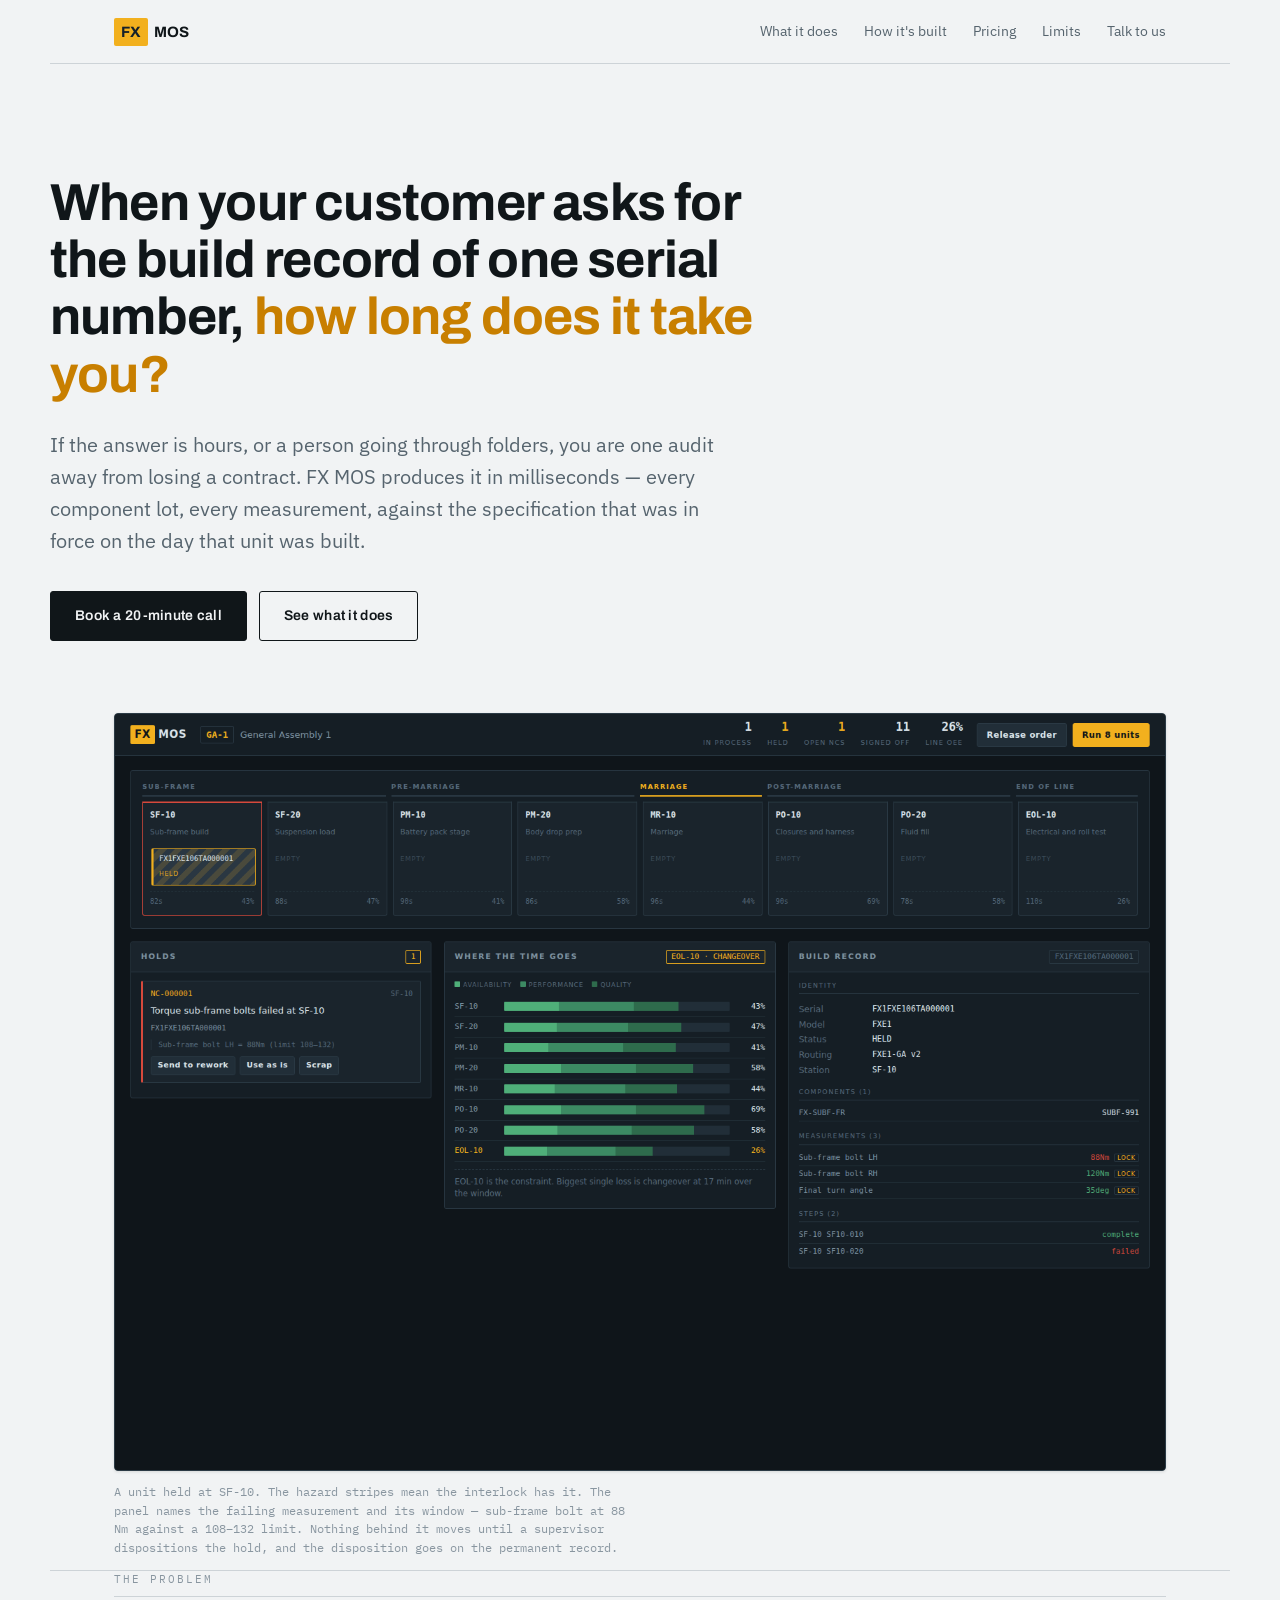
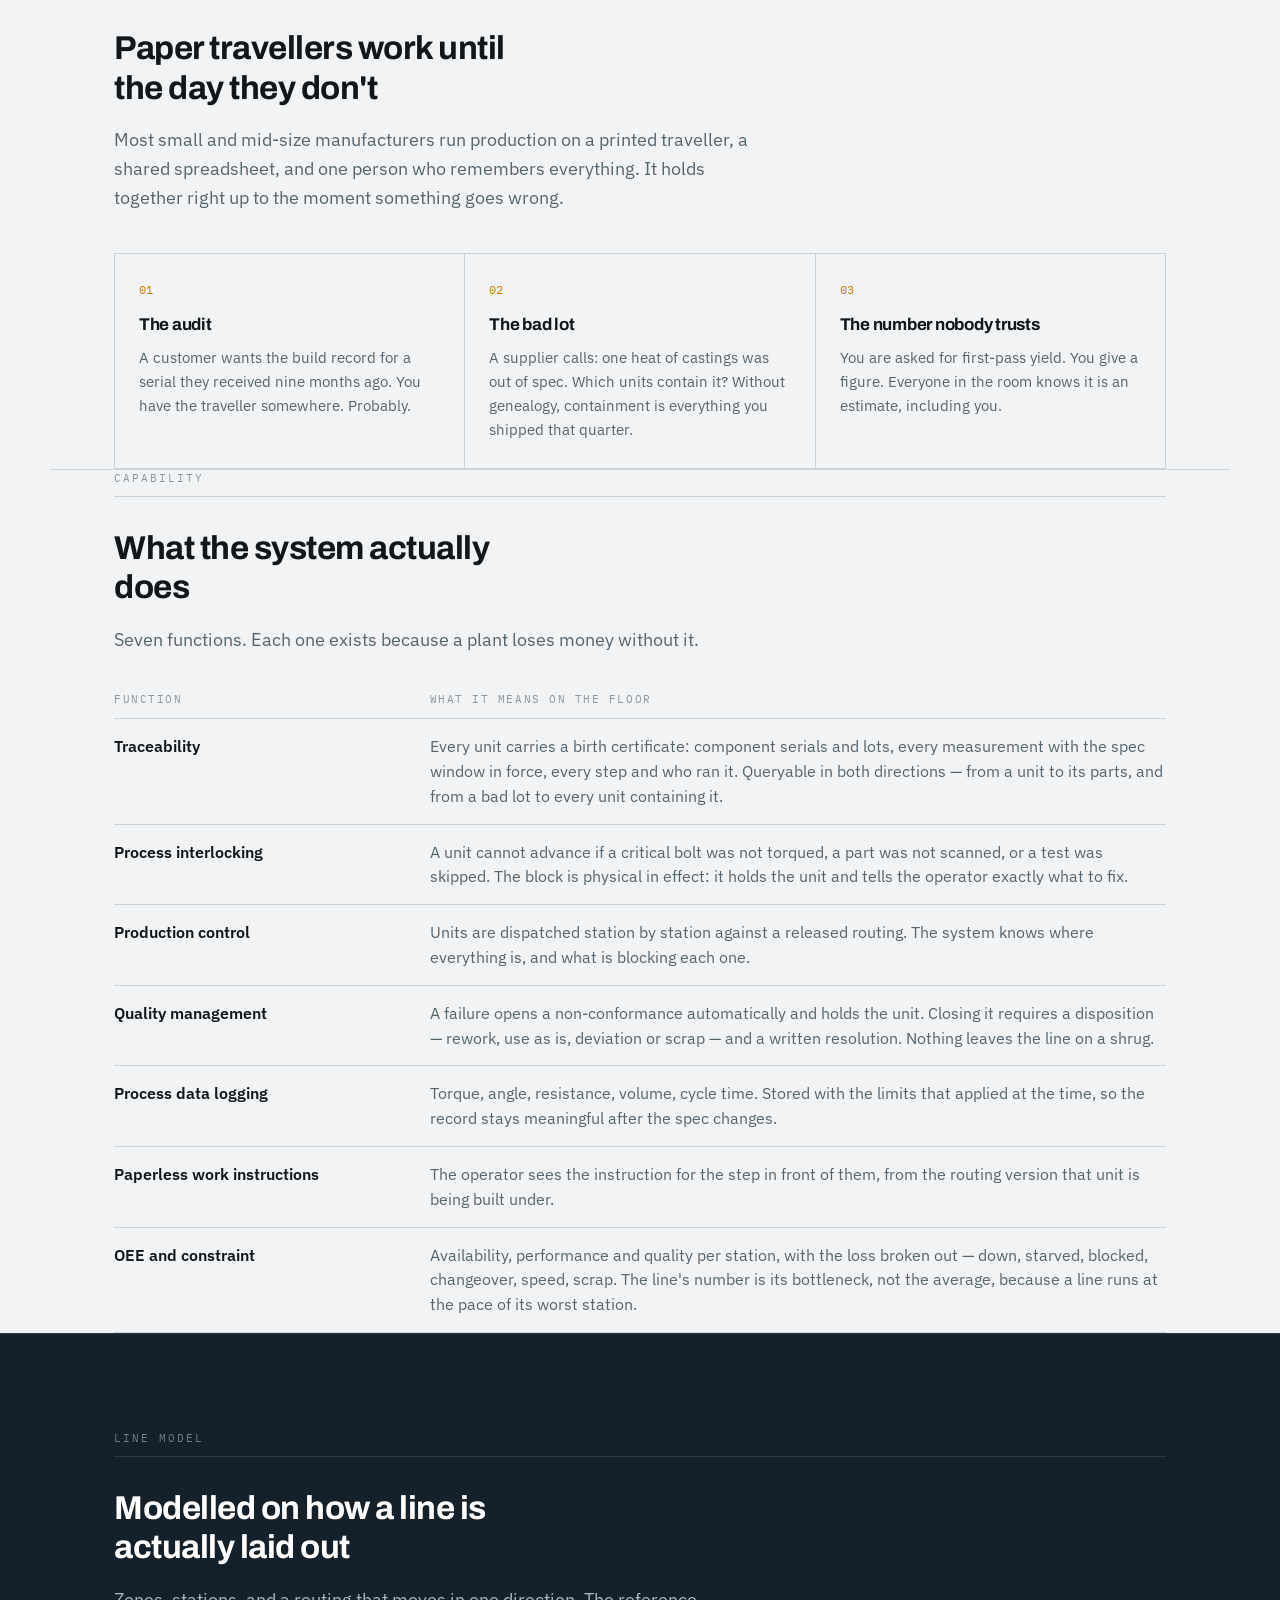
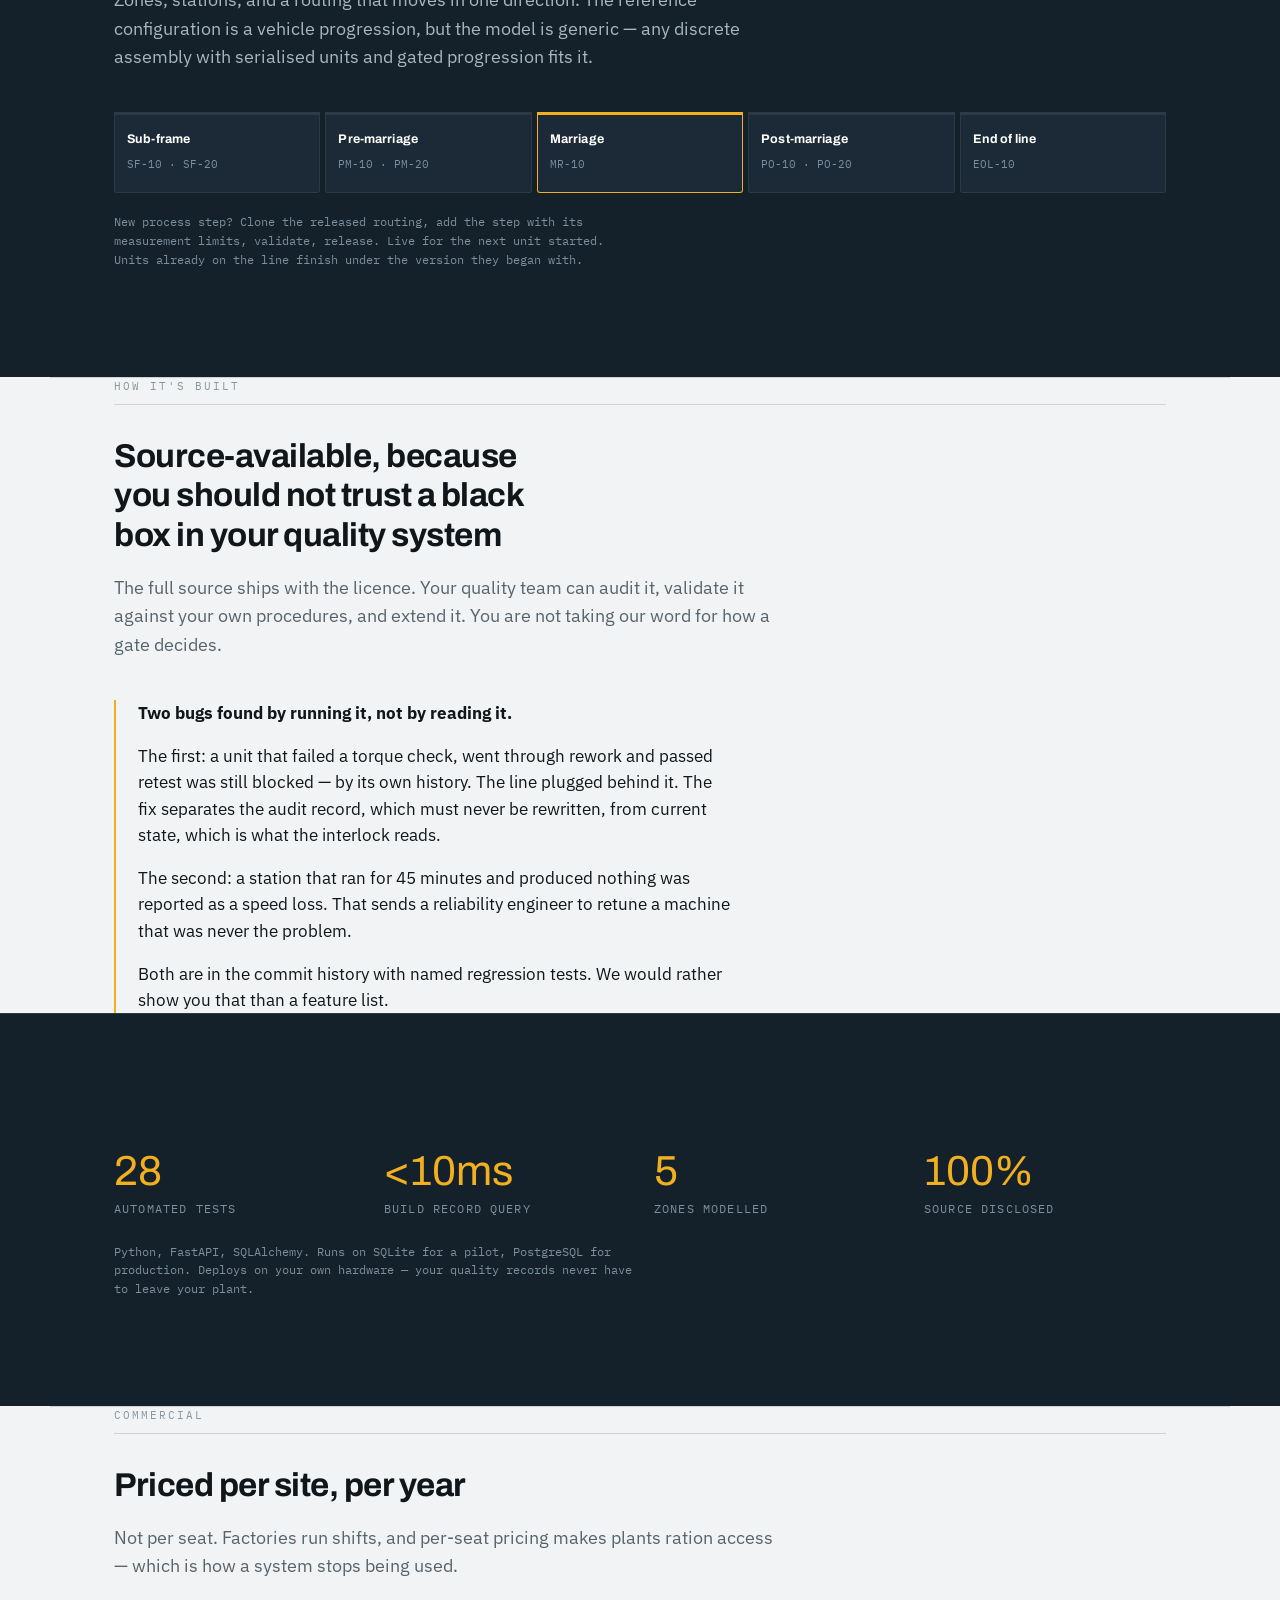
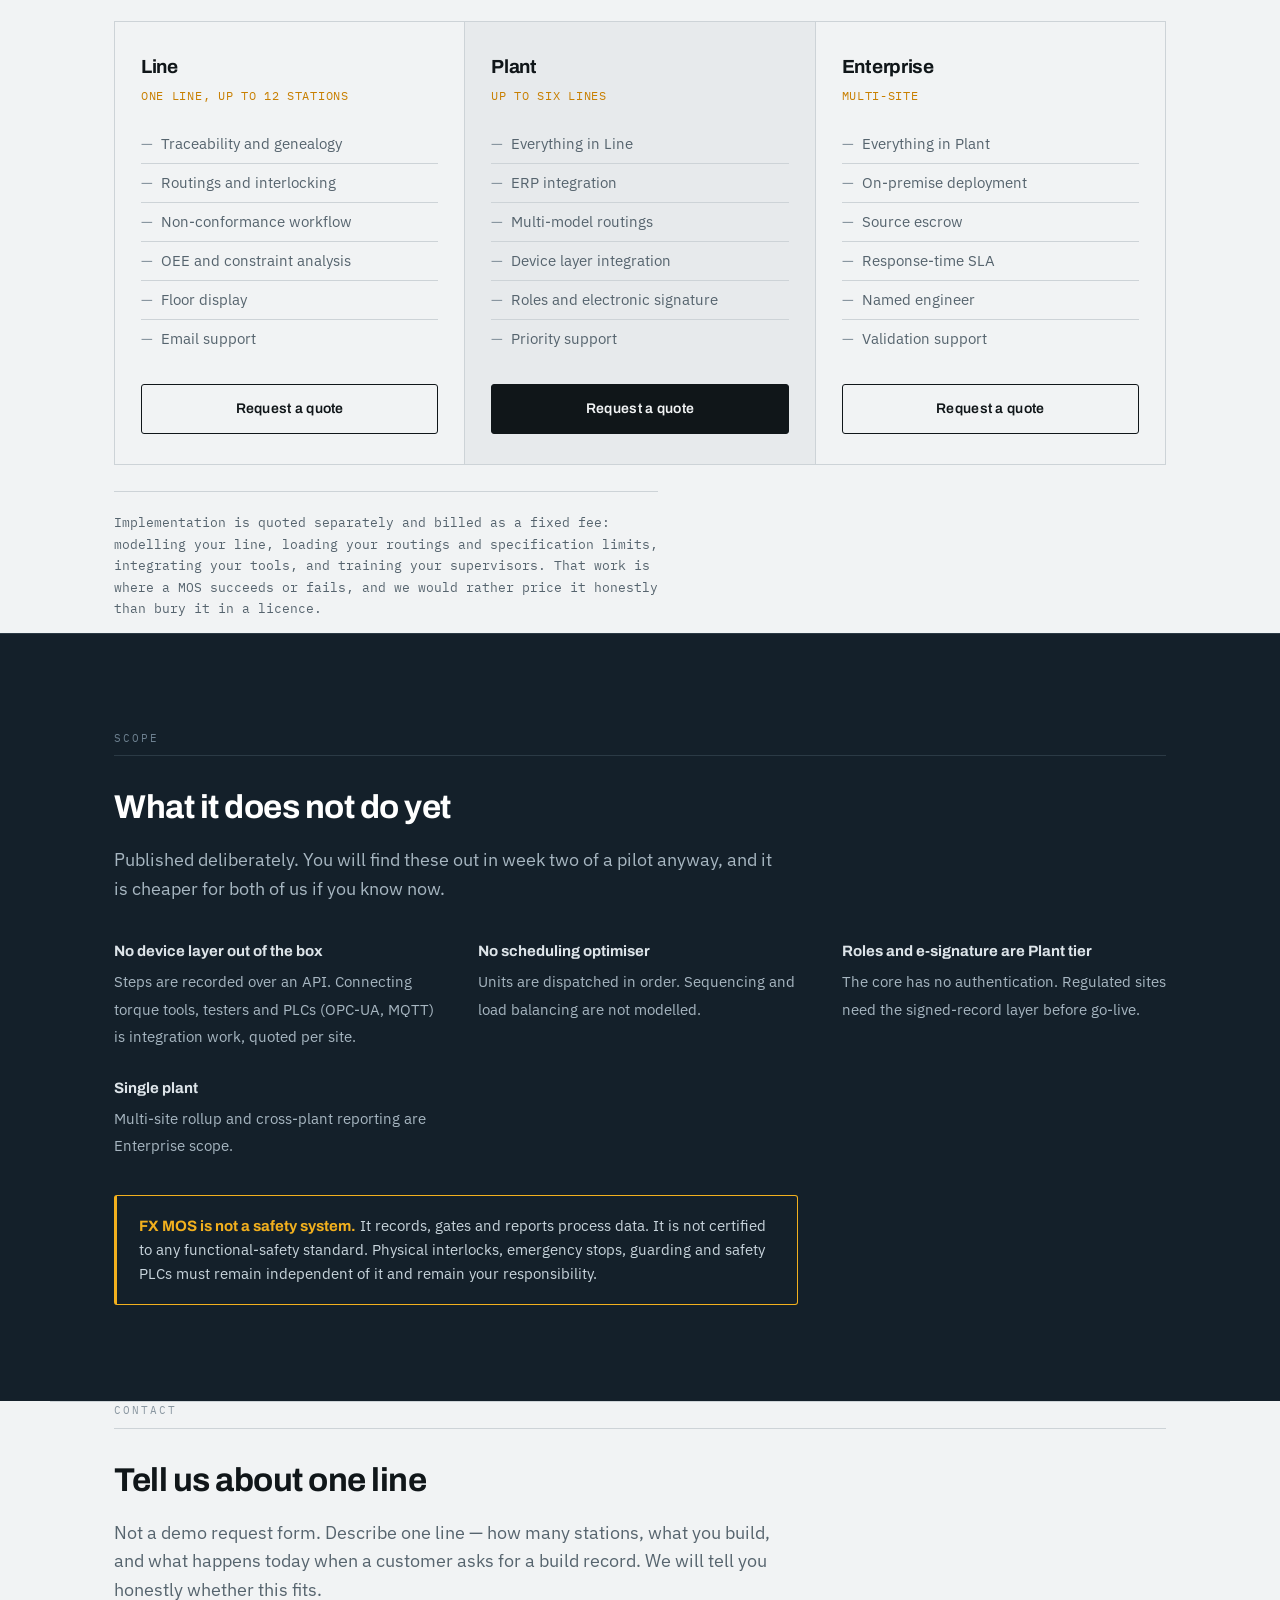
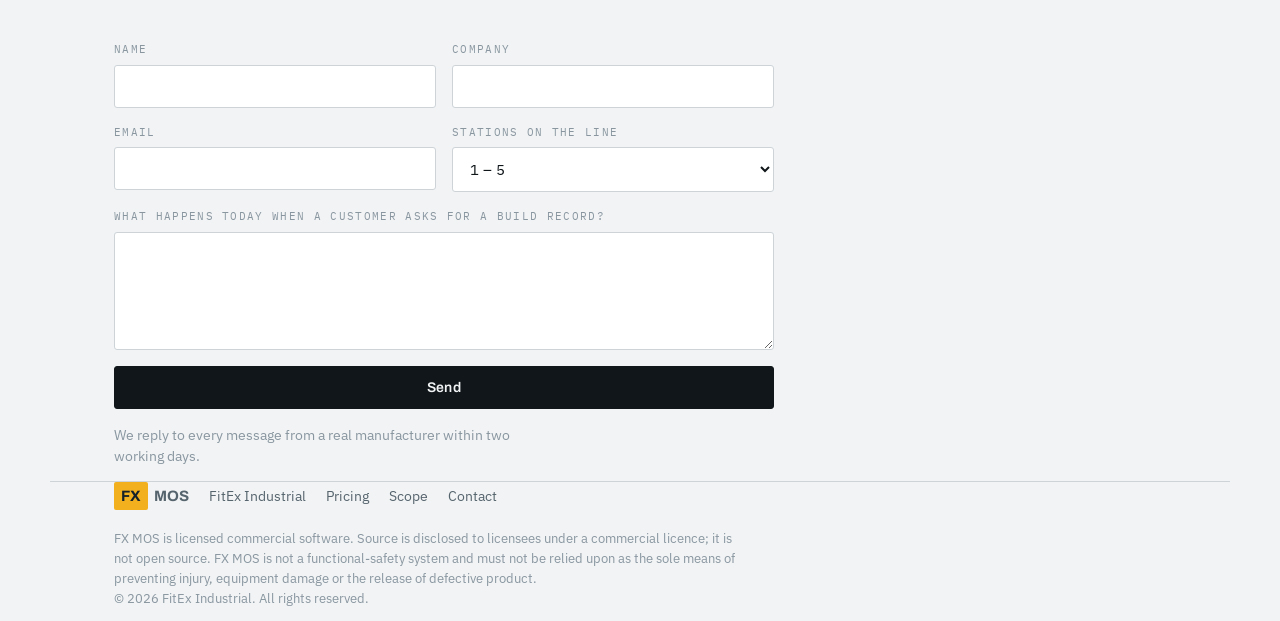
<file: docs/landing/index.html>
<!doctype html>
<html lang="en">
<head>
<meta charset="utf-8">
<meta name="viewport" content="width=device-width, initial-scale=1">
<title>FX MOS — Manufacturing Operating System | FitEx Industrial</title>
<meta name="description" content="Traceability, process interlocking and OEE for discrete assembly lines. Produce the build record of any serial number in milliseconds.">

<meta property="og:title" content="FX MOS — Manufacturing Operating System">
<meta property="og:description" content="When your customer asks for the build record of a specific serial number, how long does it take you to produce it?">
<meta property="og:type" content="website">

<link rel="preconnect" href="https://fonts.googleapis.com">
<link rel="preconnect" href="https://fonts.gstatic.com" crossorigin>
<link href="https://fonts.googleapis.com/css2?family=Archivo:wght@500;600;700&family=IBM+Plex+Mono:wght@400;500&family=IBM+Plex+Sans:wght@400;500;600&display=swap" rel="stylesheet">

<style>
/* Datasheet, not landing page. The buyer reads engineering documents all day;
   this should feel like one. Paper stock is cool grey, rules are thin and
   deliberate, and safety amber is the only colour that carries meaning. */

:root {
  --paper:      #F1F3F4;
  --paper-warm: #E7EAEC;
  --steel:      #14202A;
  --steel-alt:  #1B2A36;
  --ink:        #101619;
  --ink-dim:    #56646E;
  --ink-faint:  #8996A0;
  --rule:       #CDD3D7;
  --rule-dark:  #2B3A45;
  --safety:     #C87F00;
  --safety-br:  #F2B01E;

  --display: 'Archivo', system-ui, sans-serif;
  --body: 'IBM Plex Sans', system-ui, sans-serif;
  --mono: 'IBM Plex Mono', ui-monospace, monospace;

  --gut: clamp(20px, 5vw, 64px);
}

* { box-sizing: border-box; }

html { scroll-behavior: smooth; }
@media (prefers-reduced-motion: reduce) { html { scroll-behavior: auto; } }

body {
  margin: 0;
  background: var(--paper);
  color: var(--ink);
  font-family: var(--body);
  font-size: 17px;
  line-height: 1.6;
  -webkit-font-smoothing: antialiased;
}

.wrap { max-width: 1180px; margin: 0 auto; padding: 0 var(--gut); }

h1, h2, h3 { font-family: var(--display); font-weight: 700; letter-spacing: -.015em; margin: 0; }
p { margin: 0 0 1em; }
a { color: inherit; }

/* Marginal label, like a drawing title block. Used to open every section. */
.label {
  font-family: var(--mono);
  font-size: 11px;
  letter-spacing: .18em;
  text-transform: uppercase;
  color: var(--ink-faint);
  display: block;
  padding-bottom: 8px;
  border-bottom: 1px solid var(--rule);
  margin-bottom: 32px;
}
.on-dark .label { color: #6D8090; border-bottom-color: var(--rule-dark); }

/* ------------------------------------------------------------------- nav */

nav {
  display: flex;
  align-items: center;
  gap: 18px;
  height: 64px;
  border-bottom: 1px solid var(--rule);
  position: sticky;
  top: 0;
  background: rgba(241,243,244,.94);
  backdrop-filter: blur(6px);
  z-index: 30;
}
.brand { display: flex; align-items: baseline; gap: 6px; font-family: var(--display); font-weight: 700; }
.brand-fx { background: var(--safety-br); color: var(--steel); padding: 2px 7px; border-radius: 2px; font-size: 15px; }
.brand-mos { font-size: 15px; }
.nav-links { margin-left: auto; display: flex; gap: 26px; font-size: 14px; }
.nav-links a { color: var(--ink-dim); text-decoration: none; }
.nav-links a:hover { color: var(--ink); }
@media (max-width: 720px) { .nav-links { display: none; } }

/* ----------------------------------------------------------------- hero */

.hero { padding: clamp(56px, 9vw, 110px) 0 clamp(40px, 6vw, 72px); }
.hero h1 {
  font-size: clamp(29px, 4.6vw, 52px);
  line-height: 1.1;
  max-width: 24ch;
  margin-bottom: 26px;
}
.hero h1 em { font-style: normal; color: var(--safety); }
.hero-sub { font-size: clamp(17px, 2vw, 20px); color: var(--ink-dim); max-width: 56ch; }

.cta-row { display: flex; gap: 12px; flex-wrap: wrap; margin-top: 34px; }
.btn {
  display: inline-block;
  font-family: var(--display);
  font-size: 14px;
  font-weight: 600;
  letter-spacing: .02em;
  padding: 13px 24px;
  border-radius: 3px;
  border: 1px solid var(--ink);
  text-decoration: none;
  cursor: pointer;
  transition: background .13s, color .13s;
}
.btn-primary { background: var(--ink); color: var(--paper); }
.btn-primary:hover { background: var(--safety); border-color: var(--safety); color: #fff; }
.btn-ghost { background: transparent; color: var(--ink); }
.btn-ghost:hover { background: var(--ink); color: var(--paper); }

/* --------------------------------------------------------------- figure */

.shot {
  border: 1px solid var(--rule-dark);
  border-radius: 4px;
  overflow: hidden;
  background: var(--steel);
  box-shadow: 0 1px 3px rgba(16,22,25,.12);
}
.shot img { display: block; width: 100%; height: auto; }
.caption {
  font-family: var(--mono);
  font-size: 12px;
  color: var(--ink-faint);
  margin-top: 12px;
  max-width: 74ch;
  line-height: 1.55;
}

/* -------------------------------------------------------------- sections */

section { padding: clamp(56px, 8vw, 96px) 0; border-top: 1px solid var(--rule); }
section:first-of-type { border-top: none; }
.on-dark { background: var(--steel); color: #DDE4E9; border-top-color: var(--rule-dark); }
.on-dark h2 { color: #fff; }
.on-dark p { color: #A7B6C1; }

h2 { font-size: clamp(23px, 3.2vw, 33px); line-height: 1.2; margin-bottom: 18px; max-width: 22ch; }
.lede { font-size: 18px; color: var(--ink-dim); max-width: 60ch; }
.on-dark .lede { color: #A7B6C1; }

/* pains */
.pains { display: grid; grid-template-columns: repeat(auto-fit, minmax(258px, 1fr)); gap: 1px; background: var(--rule); border: 1px solid var(--rule); margin-top: 40px; }
.pain { background: var(--paper); padding: 26px 24px; }
.pain-n { font-family: var(--mono); font-size: 12px; color: var(--safety); display: block; margin-bottom: 12px; }
.pain h3 { font-size: 17px; margin-bottom: 8px; }
.pain p { font-size: 15px; color: var(--ink-dim); margin: 0; }

/* capability table */
.spec { width: 100%; border-collapse: collapse; margin-top: 36px; font-size: 15.5px; }
.spec th {
  text-align: left;
  font-family: var(--mono);
  font-size: 11px;
  letter-spacing: .14em;
  text-transform: uppercase;
  color: var(--ink-faint);
  font-weight: 400;
  padding: 0 0 10px;
  border-bottom: 1px solid var(--rule);
}
.spec td { padding: 15px 16px 15px 0; border-bottom: 1px solid var(--rule); vertical-align: top; }
.spec td:first-child { font-weight: 600; width: 30%; white-space: nowrap; }
.spec td:last-child { color: var(--ink-dim); padding-right: 0; }
@media (max-width: 640px) {
  .spec td:first-child { white-space: normal; width: 38%; }
  .spec { font-size: 14.5px; }
}

/* line diagram */
.line-map { display: flex; gap: 5px; margin: 40px 0 14px; overflow-x: auto; padding-bottom: 6px; }
.zone-box { flex: 1 1 0; min-width: 118px; border: 1px solid var(--rule-dark); border-top: 3px solid var(--rule-dark); border-radius: 0 0 3px 3px; padding: 14px 12px 16px; background: var(--steel-alt); }
.zone-box.is-key { border-color: var(--safety-br); border-top-color: var(--safety-br); }
.zone-box b { font-family: var(--display); font-size: 12.5px; display: block; color: #fff; letter-spacing: .01em; }
.zone-box span { font-family: var(--mono); font-size: 10.5px; color: #7C8F9C; }

/* proof */
.figures { display: grid; grid-template-columns: repeat(auto-fit, minmax(150px, 1fr)); gap: 28px; margin: 40px 0 8px; }
.fig-n { font-family: var(--display); font-size: clamp(30px, 4.4vw, 42px); line-height: 1; color: var(--safety-br); }
.fig-k { font-family: var(--mono); font-size: 11.5px; letter-spacing: .1em; text-transform: uppercase; color: #7C8F9C; margin-top: 8px; display: block; }

.quote { border-left: 2px solid var(--safety-br); padding-left: 22px; margin: 40px 0 0; max-width: 62ch; }
.quote p { font-size: 16.5px; }
.quote p:last-child { margin-bottom: 0; }

/* pricing */
.tiers { display: grid; grid-template-columns: repeat(auto-fit, minmax(255px, 1fr)); gap: 1px; background: var(--rule); border: 1px solid var(--rule); margin-top: 40px; }
.tier { background: var(--paper); padding: 30px 26px; display: flex; flex-direction: column; }
.tier.is-featured { background: var(--paper-warm); }
.tier h3 { font-size: 19px; margin-bottom: 4px; }
.tier-for { font-family: var(--mono); font-size: 11.5px; color: var(--safety); letter-spacing: .06em; text-transform: uppercase; }
.tier ul { list-style: none; padding: 0; margin: 20px 0 26px; font-size: 15px; color: var(--ink-dim); }
.tier li { padding: 7px 0 7px 20px; position: relative; border-bottom: 1px solid var(--rule); }
.tier li:last-child { border-bottom: none; }
.tier li::before { content: "—"; position: absolute; left: 0; color: var(--ink-faint); }
.tier .btn { margin-top: auto; text-align: center; }

.price-note { font-family: var(--mono); font-size: 13px; color: var(--ink-dim); margin-top: 26px; padding-top: 20px; border-top: 1px solid var(--rule); max-width: 68ch; line-height: 1.65; }

/* limits — the honest section, and the differentiator */
.limits { display: grid; grid-template-columns: repeat(auto-fit, minmax(238px, 1fr)); gap: 26px 40px; margin-top: 36px; }
.limit b { display: block; font-family: var(--display); font-size: 15px; margin-bottom: 5px; }
.limit span { font-size: 14.5px; color: #A7B6C1; }

.warn {
  border: 1px solid var(--safety-br);
  border-left-width: 3px;
  border-radius: 3px;
  padding: 18px 22px;
  margin-top: 36px;
  font-size: 15px;
  color: #C8D4DC;
  max-width: 76ch;
}
.warn b { color: var(--safety-br); font-family: var(--display); }

/* form */
.form { display: grid; grid-template-columns: 1fr 1fr; gap: 16px; max-width: 660px; margin-top: 36px; }
.field { display: flex; flex-direction: column; gap: 6px; }
.field.wide { grid-column: 1 / -1; }
.field label { font-family: var(--mono); font-size: 11px; letter-spacing: .12em; text-transform: uppercase; color: var(--ink-faint); }
.field input, .field textarea, .field select {
  font-family: var(--body);
  font-size: 15px;
  padding: 11px 13px;
  border: 1px solid var(--rule);
  border-radius: 3px;
  background: #fff;
  color: var(--ink);
}
.field textarea { min-height: 118px; resize: vertical; }
.field input:focus, .field textarea:focus, .field select:focus { outline: 2px solid var(--safety); outline-offset: -1px; border-color: var(--safety); }
@media (max-width: 620px) { .form { grid-template-columns: 1fr; } }

.form-note { font-size: 13.5px; color: var(--ink-faint); margin-top: 16px; max-width: 52ch; }

/* footer */
footer { border-top: 1px solid var(--rule); padding: 34px 0 46px; font-size: 14px; color: var(--ink-faint); }
.foot-row { display: flex; gap: 20px; flex-wrap: wrap; align-items: center; }
.foot-row a { color: var(--ink-dim); text-decoration: none; }
.foot-row a:hover { color: var(--ink); }
.foot-legal { margin-top: 18px; font-size: 12.5px; line-height: 1.6; max-width: 78ch; }
</style>
</head>
<body>

<nav class="wrap">
  <a class="brand" href="#top" style="text-decoration:none">
    <span class="brand-fx">FX</span><span class="brand-mos">MOS</span>
  </a>
  <div class="nav-links">
    <a href="#what">What it does</a>
    <a href="#proof">How it's built</a>
    <a href="#pricing">Pricing</a>
    <a href="#limits">Limits</a>
    <a href="#contact">Talk to us</a>
  </div>
</nav>

<header class="hero wrap" id="top">
  <h1>When your customer asks for the build record of one serial number, <em>how long does it take you?</em></h1>
  <p class="hero-sub">
    If the answer is hours, or a person going through folders, you are one audit
    away from losing a contract. FX MOS produces it in milliseconds — every
    component lot, every measurement, against the specification that was in
    force on the day that unit was built.
  </p>
  <div class="cta-row">
    <a class="btn btn-primary" href="#contact">Book a 20-minute call</a>
    <a class="btn btn-ghost" href="#what">See what it does</a>
  </div>
</header>

<section class="wrap" style="padding-top:0">
  <div class="shot">
    <img src="../img/floor-display.png"
         alt="The FX MOS floor display: eight stations across five zones, with one unit held by an interlock at SF-10, an open non-conformance, and OEE per station.">
  </div>
  <p class="caption">
    A unit held at SF-10. The hazard stripes mean the interlock has it. The panel
    names the failing measurement and its window — sub-frame bolt at 88 Nm
    against a 108–132 limit. Nothing behind it moves until a supervisor
    dispositions the hold, and the disposition goes on the permanent record.
  </p>
</section>

<section class="wrap">
  <span class="label">The problem</span>
  <h2>Paper travellers work until the day they don't</h2>
  <p class="lede">
    Most small and mid-size manufacturers run production on a printed traveller,
    a shared spreadsheet, and one person who remembers everything. It holds
    together right up to the moment something goes wrong.
  </p>

  <div class="pains">
    <div class="pain">
      <span class="pain-n">01</span>
      <h3>The audit</h3>
      <p>A customer wants the build record for a serial they received nine months ago. You have the traveller somewhere. Probably.</p>
    </div>
    <div class="pain">
      <span class="pain-n">02</span>
      <h3>The bad lot</h3>
      <p>A supplier calls: one heat of castings was out of spec. Which units contain it? Without genealogy, containment is everything you shipped that quarter.</p>
    </div>
    <div class="pain">
      <span class="pain-n">03</span>
      <h3>The number nobody trusts</h3>
      <p>You are asked for first-pass yield. You give a figure. Everyone in the room knows it is an estimate, including you.</p>
    </div>
  </div>
</section>

<section class="wrap" id="what">
  <span class="label">Capability</span>
  <h2>What the system actually does</h2>
  <p class="lede">
    Seven functions. Each one exists because a plant loses money without it.
  </p>

  <table class="spec">
    <thead>
      <tr><th>Function</th><th>What it means on the floor</th></tr>
    </thead>
    <tbody>
      <tr><td>Traceability</td><td>Every unit carries a birth certificate: component serials and lots, every measurement with the spec window in force, every step and who ran it. Queryable in both directions — from a unit to its parts, and from a bad lot to every unit containing it.</td></tr>
      <tr><td>Process interlocking</td><td>A unit cannot advance if a critical bolt was not torqued, a part was not scanned, or a test was skipped. The block is physical in effect: it holds the unit and tells the operator exactly what to fix.</td></tr>
      <tr><td>Production control</td><td>Units are dispatched station by station against a released routing. The system knows where everything is, and what is blocking each one.</td></tr>
      <tr><td>Quality management</td><td>A failure opens a non-conformance automatically and holds the unit. Closing it requires a disposition — rework, use as is, deviation or scrap — and a written resolution. Nothing leaves the line on a shrug.</td></tr>
      <tr><td>Process data logging</td><td>Torque, angle, resistance, volume, cycle time. Stored with the limits that applied at the time, so the record stays meaningful after the spec changes.</td></tr>
      <tr><td>Paperless work instructions</td><td>The operator sees the instruction for the step in front of them, from the routing version that unit is being built under.</td></tr>
      <tr><td>OEE and constraint</td><td>Availability, performance and quality per station, with the loss broken out — down, starved, blocked, changeover, speed, scrap. The line's number is its bottleneck, not the average, because a line runs at the pace of its worst station.</td></tr>
    </tbody>
  </table>
</section>

<section class="on-dark">
  <div class="wrap">
    <span class="label">Line model</span>
    <h2>Modelled on how a line is actually laid out</h2>
    <p class="lede">
      Zones, stations, and a routing that moves in one direction. The reference
      configuration is a vehicle progression, but the model is generic — any
      discrete assembly with serialised units and gated progression fits it.
    </p>

    <div class="line-map">
      <div class="zone-box"><b>Sub-frame</b><span>SF-10 · SF-20</span></div>
      <div class="zone-box"><b>Pre-marriage</b><span>PM-10 · PM-20</span></div>
      <div class="zone-box is-key"><b>Marriage</b><span>MR-10</span></div>
      <div class="zone-box"><b>Post-marriage</b><span>PO-10 · PO-20</span></div>
      <div class="zone-box"><b>End of line</b><span>EOL-10</span></div>
    </div>
    <p class="caption" style="color:#7C8F9C">
      New process step? Clone the released routing, add the step with its
      measurement limits, validate, release. Live for the next unit started.
      Units already on the line finish under the version they began with.
    </p>
  </div>
</section>

<section class="wrap" id="proof">
  <span class="label">How it's built</span>
  <h2>Source-available, because you should not trust a black box in your quality system</h2>
  <p class="lede">
    The full source ships with the licence. Your quality team can audit it,
    validate it against your own procedures, and extend it. You are not taking
    our word for how a gate decides.
  </p>

  <div class="quote">
    <p><b>Two bugs found by running it, not by reading it.</b></p>
    <p>
      The first: a unit that failed a torque check, went through rework and
      passed retest was still blocked — by its own history. The line plugged
      behind it. The fix separates the audit record, which must never be
      rewritten, from current state, which is what the interlock reads.
    </p>
    <p>
      The second: a station that ran for 45 minutes and produced nothing was
      reported as a speed loss. That sends a reliability engineer to retune a
      machine that was never the problem.
    </p>
    <p>
      Both are in the commit history with named regression tests. We would
      rather show you that than a feature list.
    </p>
  </div>
</section>

<section class="on-dark">
  <div class="wrap">
    <div class="figures">
      <div><div class="fig-n">28</div><span class="fig-k">Automated tests</span></div>
      <div><div class="fig-n">&lt;10ms</div><span class="fig-k">Build record query</span></div>
      <div><div class="fig-n">5</div><span class="fig-k">Zones modelled</span></div>
      <div><div class="fig-n">100%</div><span class="fig-k">Source disclosed</span></div>
    </div>
    <p class="caption" style="color:#7C8F9C;margin-top:24px">
      Python, FastAPI, SQLAlchemy. Runs on SQLite for a pilot, PostgreSQL for
      production. Deploys on your own hardware — your quality records never
      have to leave your plant.
    </p>
  </div>
</section>

<section class="wrap" id="pricing">
  <span class="label">Commercial</span>
  <h2>Priced per site, per year</h2>
  <p class="lede">
    Not per seat. Factories run shifts, and per-seat pricing makes plants ration
    access — which is how a system stops being used.
  </p>

  <div class="tiers">
    <div class="tier">
      <h3>Line</h3>
      <span class="tier-for">One line, up to 12 stations</span>
      <ul>
        <li>Traceability and genealogy</li>
        <li>Routings and interlocking</li>
        <li>Non-conformance workflow</li>
        <li>OEE and constraint analysis</li>
        <li>Floor display</li>
        <li>Email support</li>
      </ul>
      <a class="btn btn-ghost" href="#contact">Request a quote</a>
    </div>

    <div class="tier is-featured">
      <h3>Plant</h3>
      <span class="tier-for">Up to six lines</span>
      <ul>
        <li>Everything in Line</li>
        <li>ERP integration</li>
        <li>Multi-model routings</li>
        <li>Device layer integration</li>
        <li>Roles and electronic signature</li>
        <li>Priority support</li>
      </ul>
      <a class="btn btn-primary" href="#contact">Request a quote</a>
    </div>

    <div class="tier">
      <h3>Enterprise</h3>
      <span class="tier-for">Multi-site</span>
      <ul>
        <li>Everything in Plant</li>
        <li>On-premise deployment</li>
        <li>Source escrow</li>
        <li>Response-time SLA</li>
        <li>Named engineer</li>
        <li>Validation support</li>
      </ul>
      <a class="btn btn-ghost" href="#contact">Request a quote</a>
    </div>
  </div>

  <p class="price-note">
    Implementation is quoted separately and billed as a fixed fee: modelling
    your line, loading your routings and specification limits, integrating your
    tools, and training your supervisors. That work is where a MOS succeeds or
    fails, and we would rather price it honestly than bury it in a licence.
  </p>
</section>

<section class="on-dark" id="limits">
  <div class="wrap">
    <span class="label">Scope</span>
    <h2>What it does not do yet</h2>
    <p class="lede">
      Published deliberately. You will find these out in week two of a pilot
      anyway, and it is cheaper for both of us if you know now.
    </p>

    <div class="limits">
      <div class="limit"><b>No device layer out of the box</b><span>Steps are recorded over an API. Connecting torque tools, testers and PLCs (OPC-UA, MQTT) is integration work, quoted per site.</span></div>
      <div class="limit"><b>No scheduling optimiser</b><span>Units are dispatched in order. Sequencing and load balancing are not modelled.</span></div>
      <div class="limit"><b>Roles and e-signature are Plant tier</b><span>The core has no authentication. Regulated sites need the signed-record layer before go-live.</span></div>
      <div class="limit"><b>Single plant</b><span>Multi-site rollup and cross-plant reporting are Enterprise scope.</span></div>
    </div>

    <div class="warn">
      <b>FX MOS is not a safety system.</b> It records, gates and reports process
      data. It is not certified to any functional-safety standard. Physical
      interlocks, emergency stops, guarding and safety PLCs must remain
      independent of it and remain your responsibility.
    </div>
  </div>
</section>

<section class="wrap" id="contact">
  <span class="label">Contact</span>
  <h2>Tell us about one line</h2>
  <p class="lede">
    Not a demo request form. Describe one line — how many stations, what you
    build, and what happens today when a customer asks for a build record.
    We will tell you honestly whether this fits.
  </p>

  <!--
    WIRE THIS UP BEFORE PUBLISHING.
    The form currently posts nowhere. Two easy options:
      1. Formspree  — set action="https://formspree.io/f/YOUR_ID"
      2. Your host's own form handler (most site builders provide one)
    Whatever you choose, confirm submissions land in an inbox you actually
    read. A lead form that silently fails is worse than no form.
  -->
  <form class="form" action="#" method="POST">
    <div class="field">
      <label for="name">Name</label>
      <input id="name" name="name" type="text" required autocomplete="name">
    </div>
    <div class="field">
      <label for="company">Company</label>
      <input id="company" name="company" type="text" required autocomplete="organization">
    </div>
    <div class="field">
      <label for="email">Email</label>
      <input id="email" name="email" type="email" required autocomplete="email">
    </div>
    <div class="field">
      <label for="stations">Stations on the line</label>
      <select id="stations" name="stations">
        <option>1 – 5</option>
        <option>6 – 12</option>
        <option>13 – 30</option>
        <option>More than 30</option>
        <option>Not sure yet</option>
      </select>
    </div>
    <div class="field wide">
      <label for="message">What happens today when a customer asks for a build record?</label>
      <textarea id="message" name="message" required></textarea>
    </div>
    <div class="field wide">
      <button class="btn btn-primary" type="submit">Send</button>
    </div>
  </form>
  <p class="form-note">
    We reply to every message from a real manufacturer within two working days.
  </p>
</section>

<footer class="wrap">
  <div class="foot-row">
    <a class="brand" href="#top" style="text-decoration:none">
      <span class="brand-fx">FX</span><span class="brand-mos">MOS</span>
    </a>
    <a href="https://fitexindustrial.com">FitEx Industrial</a>
    <a href="#pricing">Pricing</a>
    <a href="#limits">Scope</a>
    <a href="#contact">Contact</a>
  </div>
  <p class="foot-legal">
    FX MOS is licensed commercial software. Source is disclosed to licensees
    under a commercial licence; it is not open source. FX MOS is not a
    functional-safety system and must not be relied upon as the sole means of
    preventing injury, equipment damage or the release of defective product.
    <br>© 2026 FitEx Industrial. All rights reserved.
  </p>
</footer>

</body>
</html>
</file>
